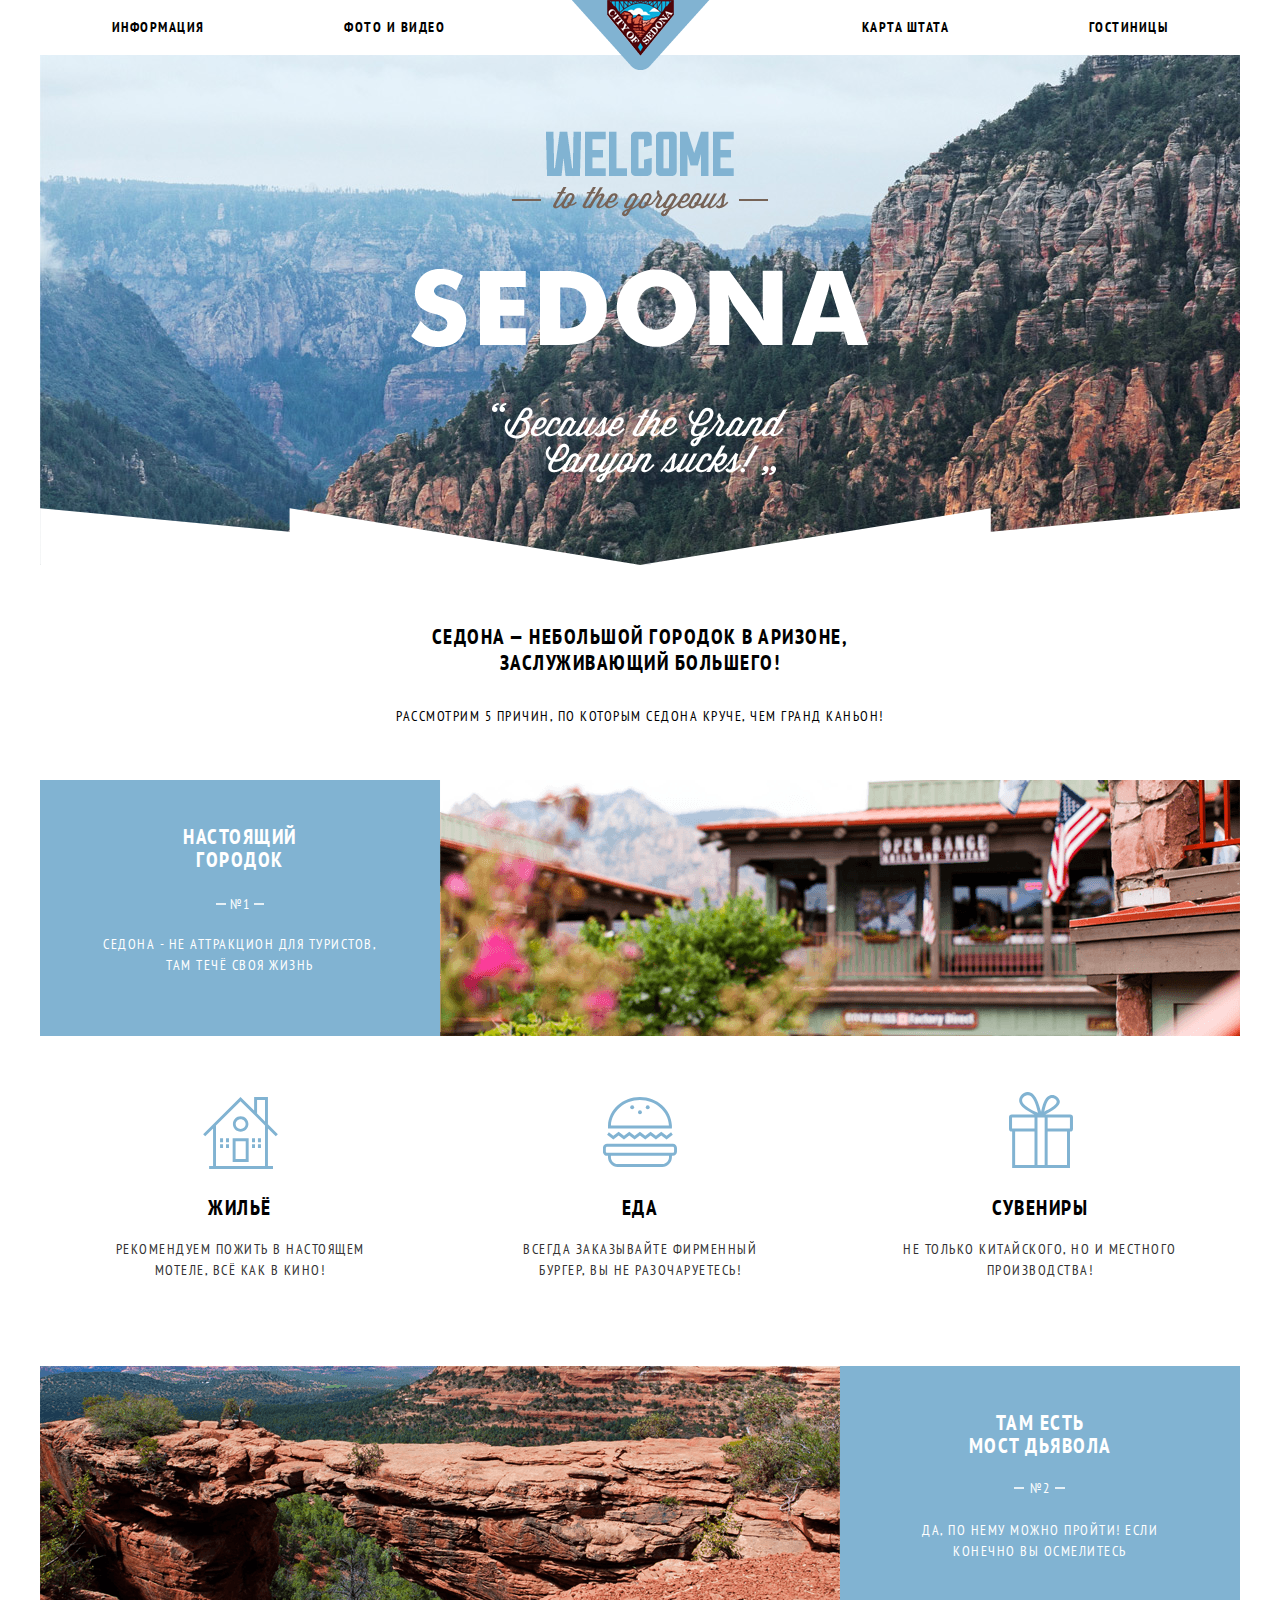
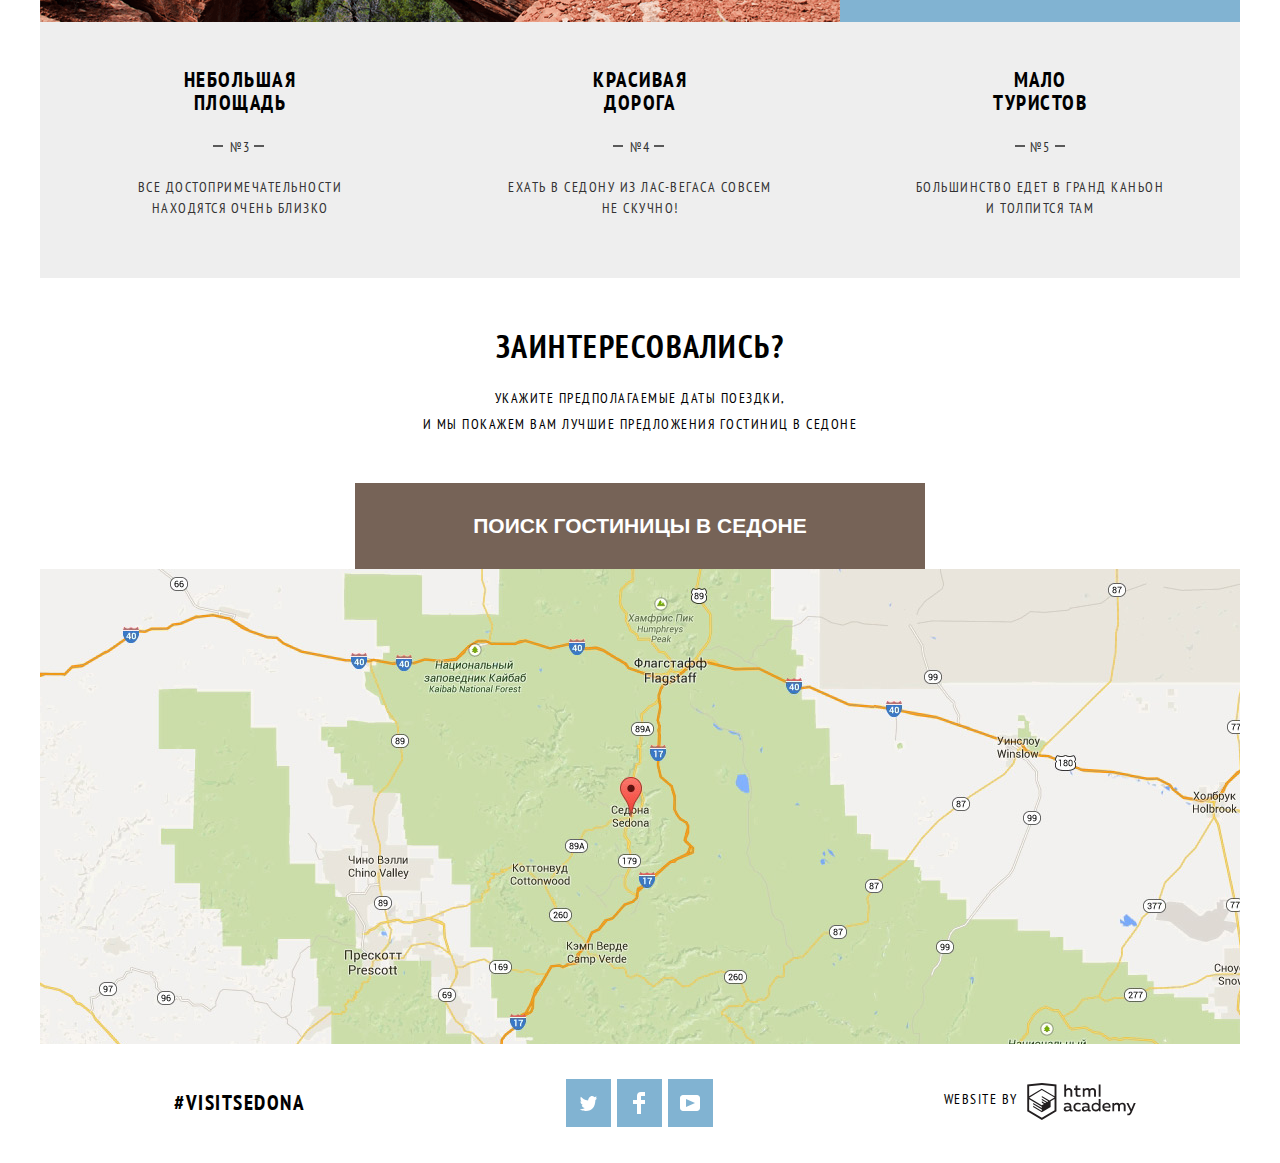
<file: index.html>
<!DOCTYPE html>
<html lang="ru">

<head>
    <meta charset="UTF-8">
    <title>Седона</title>
    <link href="https://fonts.googleapis.com/css?family=PT+Sans+Narrow:400,700&amp;subset=cyrillic" rel="stylesheet">
    <link rel="stylesheet" href="css/style.css">
</head>

<body>
    <div class="container">
        <header class="header">
            <nav class="menu-main">
                <ul class="menu-list">
                    <li class="menu-item"><a href="#">Информация</a></li>
                    <li class="menu-item"><a href="#">Фото и видео</a></li>
                    <li class="menu-item">
                        <a>
                            <img src="img/logo-main.png" width="138" height="70" alt="Логотип сайта Седона">
                        </a>
                    </li>
                    <li class="menu-item"><a href="#">Карта штата</a></li>
                    <li class="menu-item"><a href="catalog.html">Гостиницы</a></li>
                </ul>
            </nav>
        </header>

        <div class="promo">
            <div class="promo-top">
                <img src="img/promo-top.png" width="256" height="86" alt="Текст на английском языке - Добро пожаловать в безумно прекрасное место">
            </div>
            <div class="promo-middle">
                <img src="img/promo-middle.png" width="458" height="78" alt="Текст на английском языке - Седона">
            </div>
            <div class="promo-bottom">
                <img src="img/promo-bottom.png" width="296" height="80" alt="Текст на английском языке - Потому что Гранд Каньон отстой">
            </div>
            <div class="promo-border-decoration">
                <img src="img/promo-last-bottom.png" width="1200" height="57" alt="">
            </div>
        </div>

        <article class="main">
            <h1 class="main-title">Седона &#8212; небольшой городок в Аризоне, заслуживающий большего!</h1>
            <p class="main-title-description">Рассмотрим 5 причин, по которым Седона круче, чем Гранд Каньон!</p>

            <div class="reasons-block">
                <!-- 1 -->
                <section class="reasons-row">
                    <div class="reasons-blue">
                        <h2 class="reasons-title">Настоящий городок</h2>
                        <p class="reasons-number">№1</p>
                        <p class="reasons-description">Седона - не аттракцион для туристов, там течё своя жизнь</p>
                    </div>
                    <div class="reasons-picture">
                        <img src="img/flag.png" width="800" height="401" alt="Изображение дома с американским флагом">
                    </div>
                </section>

                <!-- 2 -->
                <section class="reasons-row reasons-three">
                    <ul class="reasons-three-list">
                        <li class="reasons-three-item">
                            <h2 class="reasons-title">Жильё</h2>
                            <p class="reasons-description">Рекомендуем пожить в настоящем мотеле, всё как в кино!</p>
                        </li>
                        <li class="reasons-three-item">
                            <h2 class="reasons-title">Еда</h2>
                            <p class="reasons-description">Всегда заказывайте фирменный бургер, вы не разочаруетесь!</p>
                        </li>
                        <li class="reasons-three-item">
                            <h2 class="reasons-title">Сувениры</h2>
                            <p class="reasons-description">Не только китайского, но и местного производства!</p>
                        </li>
                    </ul>
                </section>

                <!-- 3 -->
                <section class="reasons-row-inverse">
                    <div class="reasons-picture">
                        <img src="img/canyon.png" width="800" height="400" alt="Изображение моста дьявола">
                    </div>
                    <div class="reasons-blue">
                        <h2 class="reasons-title">Там есть мост дьявола</h2>
                        <p class="reasons-number">№2</p>
                        <p class="reasons-description">Да, по нему можно пройти! Если конечно вы осмелитесь</p>
                    </div>
                </section>

                <!-- 4 -->
                <section class="reasons-row reasons-three">
                    <ul class="reasons-three-list">
                        <li class="reasons-three-item">
                            <h2 class="reasons-title">Небольшая площадь</h2>
                            <p class="reasons-number">№3</p>
                            <p class="reasons-description">Все достопримечательности находятся очень близко</p>
                        </li>
                        <li class="reasons-three-item">
                            <h2 class="reasons-title">Красивая дорога</h2>
                            <p class="reasons-number">№4</p>
                            <p class="reasons-description">Ехать в Седону из Лас-Вегаса совсем не скучно!</p>
                        </li>
                        <li class="reasons-three-item">
                            <h2 class="reasons-title">Мало туристов</h2>
                            <p class="reasons-number">№5</p>
                            <p class="reasons-description">Большинство едет в Гранд Каньон и толпится там</p>
                        </li>
                    </ul>
                </section>
            </div>

        <section class="search">
            <h2 class="search-title">Заинтересовались?</h2>
            <p class="search-description">Укажите предполагаемые даты поездки, <span>и мы покажем вам лучшие предложения гостиниц в Седоне</span></p>
            <button class="button-search modal-close" type="button">Поиск гостиницы в Седоне</button>
        </section>

        <section class="map">
            <h2 class="visually-hidden">Место расположения Седоны на карте</h2>
            <p class="map-image">
                <img src="img/map.jpg" width="1200" height="593" alt="Карта с месторасположением Седоны">
            </p>
            <!-- here's will de iframe-->
            <div class="contact modal-search">
                <h3 class="visually-hidden">Форма поиска гостиницы в Седоне</h3>
                <form action="https://echo.htmlacademy.ru" method="get" class="contact-form">
                    <div class="contact-item">
                        <label for="date-on">Дата заезда:</label>
                        <input type="text" id="date-on" name="date-on" placeholder="24 апреля 2017">
                        <span class="calendar"></span>
                    </div>
                    <div class="contact-item">
                        <label for="date-off">Дата выезда:</label>
                        <input type="text" id="date-off" name="date-off" placeholder="4 июля 2017">
                    </div>
                    <div class="contact-item">
                        <p class="contact-item-col">
                            <label for="adults">Взрослые:</label>
                            <span class="btn-wrap">
                                <button type="button" class="button-minus"><span class="visually-hidden">Минус</span></button>
                                <input type="text" id="adults" name="adults" placeholder="2">
                                <button type="button" class="button-plus"><span class="visually-hidden">Плюс</span></button>
                            </span>
                        </p>
                        <p class="contact-item-col">
                            <label for="children">Дети:</label>
                            <span class="btn-wrap">
                                <button type="button" class="button-minus"><span class="visually-hidden">Минус</span></button>
                                <input type="text" id="children" name="adults" placeholder="0">
                                <button type="button" class="button-plus"><span class="visually-hidden">Плюс</span></button>
                            </span>
                        </p>
                    </div>
                    <button class="btn-contact" type="submit">Найти</button>
                </form>
            </div>
        </section>
        </article>

        <footer class="footer">
            <div class="footer-hashtag">
                <h3 class="visually-hidden">Хэштэг Седоны</h3>
                <a href="#">#visitsedona</a>
            </div>
            <div class="footer-social">
                <h3 class="visually-hidden">Седона в социальных сетях</h3>
                <ul class="social-list">
                    <li class="social-item"><a href="#"><span class="visually-hidden">Твиттер</span>
                        <svg xmlns="http://www.w3.org/2000/svg" xmlns:xlink="http://www.w3.org/1999/xlink" width="17" height="15" viewBox="0 0 17 15"><path fill="#FFF" d="M10.95.144c1.685-.496 2.984.27 3.577 1.179.673-.231 1.331-.481 2.011-.708a2.345 2.345 0 0 1-.857 1.768c.685.17 1.304-.491 1.304-.491-.169 1-1.006 1.788-1.563 2.024-.231 6.75-3.175 11.217-10.077 11.082h-.446c-.41 0-4.164-.46-4.898-1.887 2.271.196 3.893-.422 4.693-1.177-.96-.3-2.679-.477-2.979-2.95.349.106.564.228 1.19.119C1.705 8.247.374 7.53.448 5.33c.285.328 1.067.536 1.34.472C1.085 5.561-.182 2.442.894.85c1.818 1.854 3.735 3.606 7.152 3.773C8.254 2.33 9.183.793 10.95.144z"/></svg>
                    </a></li>
                    <li class="social-item"><a href="#"><span class="visually-hidden">Фейсбук</span>
                        <svg xmlns="http://www.w3.org/2000/svg" width="12" height="22" viewBox="0 0 12 22"><path fill="#FFF" d="M12 4V0H8a4 4 0 0 0-4 4v4H0v4h4v10h4V12h4V8H8V4h4z"/></svg>
                    </a></li>
                    <li class="social-item"><a href="#"><span class="visually-hidden">Ютуб</span>
                        <svg xmlns="http://www.w3.org/2000/svg" xmlns:xlink="http://www.w3.org/1999/xlink" width="20" height="16" viewBox="0 0 20 16"><path fill="#FFF" d="M17 0H3C1.35 0 0 1.35 0 3v10c0 1.65 1.35 3 3 3h14c1.65 0 3-1.35 3-3V3c0-1.65-1.35-3-3-3zM6.027 11.998V4.002L15.014 8l-8.987 3.998z"/></svg>
                    </a></li>
                </ul>
            </div>
            <div class="footer-logo">
                <h3 class="visually-hidden">Переход на сайт HTML-Academy</h3>
                <p>Website by</p>
                <a href="#">
                    <img src="img/logo-htmlacademy.svg" width="109" height="37" alt="Логотип компании HTML-Academy">
                </a>
            </div>
        </footer>

    </div>
    
    <script src="js/script.js"></script>
</body>

</html>
</file>
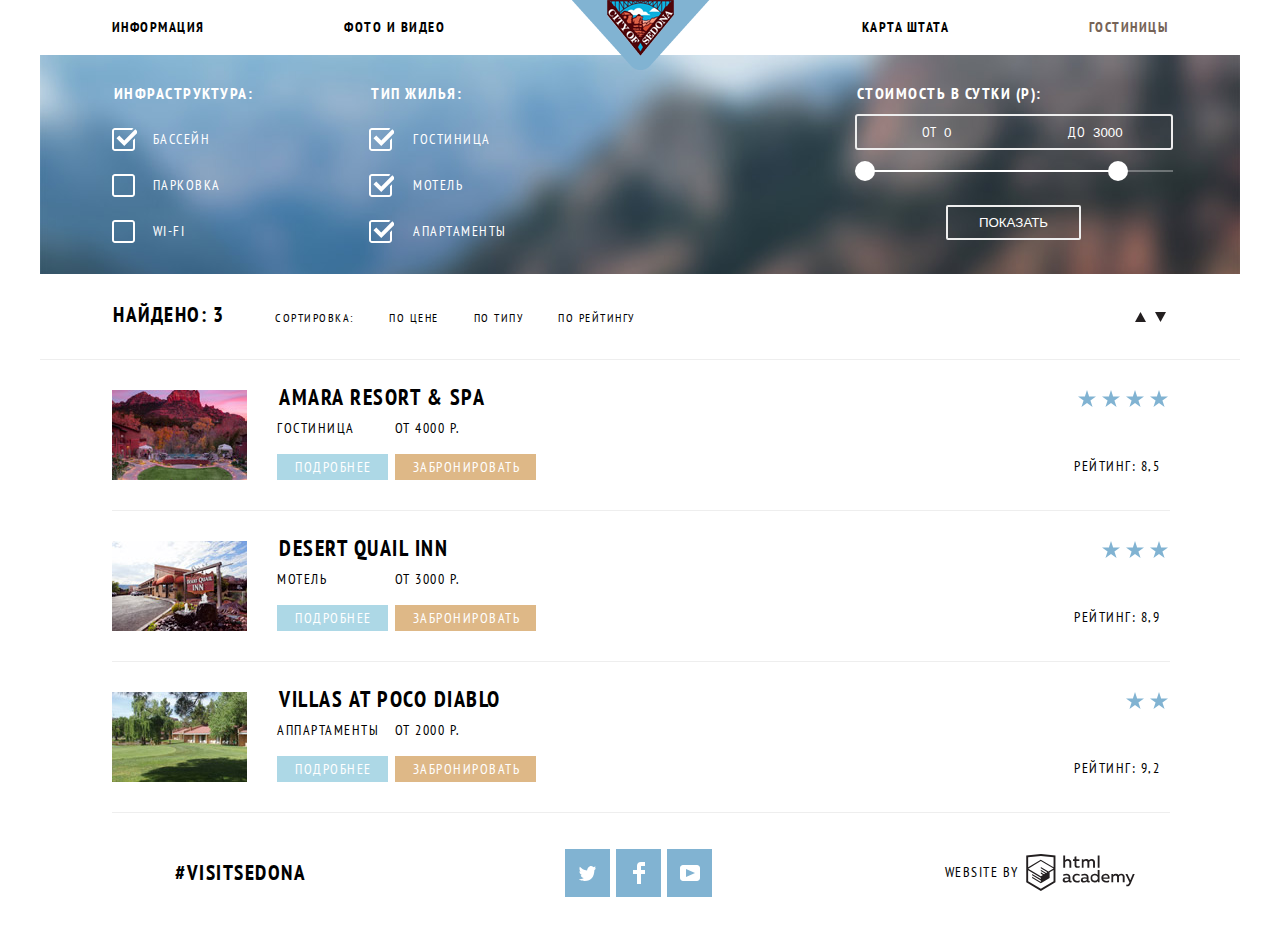
<file: catalog.html>
<!DOCTYPE html>
<html lang="ru">
<head>
    <meta charset="UTF-8">
    <title>Седона: Каталог</title>
    <link href="https://fonts.googleapis.com/css?family=PT+Sans+Narrow:400,700&amp;subset=cyrillic" rel="stylesheet">
    <link rel="stylesheet" href="css/style.css">
</head>
<body>
    <div class="container">
        <h1 class="visually-hidden">Каталог гостиниц в наличии</h1>
        <header class="header">
            <nav class="menu-main">
                <ul class="menu-list">
                    <li class="menu-item"><a href="#">Информация</a></li>
                    <li class="menu-item"><a href="#">Фото и видео</a></li>
                    <li class="menu-item">
                        <a href="index.html">
                            <img src="img/logo-main.png" width="138" height="70" alt="Логотип сайта Седона">
                        </a>
                    </li>
                    <li class="menu-item"><a href="#">Карта штата</a></li>
                    <li class="menu-item menu-item-current"><a href="#">Гостиницы</a></li>
                </ul>
            </nav>
        </header>
        
        <section class="filters">
            <h2 class="visually-hidden">Фильтр гостиниц</h2>
            <form action="https://echo.htmlacademy.ru" method="get">
                <fieldset class="filter-group filter-infrastructure">
                    <legend>Инфраструктура:</legend>
                    <ul>
                        <li class="filter-option">
                            <input class="filter-input filter-checkbox visually-hidden" type="checkbox" id="swimming-pool" checked>
                            <label for="swimming-pool">Бассейн</label>
                        </li>
                        <li class="filter-option">
                            <input class="filter-input filter-checkbox visually-hidden" type="checkbox" id="parking">
                            <label for="parking">Парковка</label>
                        </li>
                        <li class="filter-option">
                            <input class="filter-input filter-checkbox visually-hidden" type="checkbox" id="wi-fi">
                            <label for="wi-fi">Wi-Fi</label>
                        </li>
                    </ul>
                </fieldset>
                <fieldset class="filter-group filter-housing">
                    <legend>Тип жилья:</legend>
                    <ul>
                        <li class="filter-option">
                            <input class="filter-input filter-checkbox visually-hidden" type="checkbox" id="hotel" checked>
                            <label for="hotel">Гостиница</label>
                        </li>
                        <li class="filter-option">
                            <input class="filter-input filter-checkbox visually-hidden" type="checkbox" id="motel" checked>
                            <label for="motel">Мотель</label>
                        </li>
                        <li class="filter-option">
                            <input class="filter-input filter-checkbox visually-hidden" type="checkbox" id="appartments" checked>
                            <label for="appartments">Апартаменты</label>
                        </li>
                    </ul>
                </fieldset>
                <fieldset class="filter-group">
                    <legend>Стоимость в сутки (Р):</legend>
                    <div class="f-wrap">
                        <div class="filter-range">
                            <div class="price-controls">
                                <label class="min-price">от <input type="text" name="min-price" value="0"></label>
                                <label class="max=price">до <input type="text" name="max-price" value="3000"></label>
                            </div>
                            <div class="range-controls">
                                <div class="scale">
                                    <div class="bar"></div>
                                </div>
                                <div class="toggle toggle-min"></div>
                                <div class="toggle toggle-max"></div>
                            </div>
                        </div>
                        <button type="submit">Показать</button>
                    </div>
                </fieldset>
                
            </form>
        </section>
        
        <section class="search-results">
            <h2 class="results-title">Найдено: 3</h2>
            <p class="sorting-list-title">Сортировка:</p>
            <ul class="sorting-list">
                <li class="sorting-item sorting-item-current"><a href="#">По цене</a></li>
                <li class="sorting-item"><a href="#">По типу</a></li>
                <li class="sorting-item"><a href="#">По рейтингу</a></li>
                <li class="sorting-item"><a href="#">
                    <svg xmlns="http://www.w3.org/2000/svg" width="11" height="10" viewBox="0 0 11 10"><path fill="#231F20" d="M5.5 0L0 10h11z"/></svg>
                </a></li>
                <li class="sorting-item sorting-item-current"><a href="#">
                    <svg xmlns="http://www.w3.org/2000/svg" width="11" height="10" viewBox="0 0 11 10"><path fill="#231F20" d="M5.5 10L0 0h11"/></svg>
                </a></li>
            </ul>
        </section>

        <section class="hotels-catalog">
            <!-- hotel 1 -->
            <article class="catalog-item">
                <div class="hotel-image">
                    <img src="img/hotel-1.jpg" width="135" height="90" alt="Изображение гостиницы Amara Resort & Spa">
                </div>
                <div class="hotel-description">
                    <h3 class="hotel-title">Amara Resort &amp; Spa</h3>
                    <div class="hotel-link">
                        <div class="link-info">
                            <span class="hotel-type">Гостиница</span>
                            <a href="#">Подробнее</a>
                        </div>
                        <div class="link-reserve">
                            <span>От 4000 р.</span>
                            <a href="#">Забронировать</a>
                        </div>
                    </div>
                </div>
                <div class="hotel-rating">
                    <ul class="star-list">
                        <li class="star-item"><a href="#"><span class="visually-hidden">Звезда</span></a></li>
                        <li class="star-item"><a href="#"><span class="visually-hidden">Звезда</span></a></li>
                        <li class="star-item"><a href="#"><span class="visually-hidden">Звезда</span></a></li>
                        <li class="star-item"><a href="#"><span class="visually-hidden">Звезда</span></a></li>
                    </ul>
                    <p class="rating-status">
                        Рейтинг: 8,5
                    </p>
                </div>
            </article>
            
            <!-- hotel 2 -->
            <article class="catalog-item">
                <div class="hotel-image">
                    <img src="img/hotel-2.jpg" width="135" height="90" alt="Изображение мотеля Desert Quail Inn">
                </div>
                <div class="hotel-description">
                    <h3 class="hotel-title">Desert Quail Inn</h3>
                    <div class="hotel-link">
                        <div class="link-info">
                            <span class="hotel-type">Мотель</span>
                            <a href="#">Подробнее</a>
                        </div>
                        <div class="link-reserve">
                            <span>От 3000 р.</span>
                            <a href="#">Забронировать</a>
                        </div>
                    </div>
                </div>
                <div class="hotel-rating">
                    <ul class="star-list">
                        <li class="star-item"><a href="#"><span class="visually-hidden">Звезда</span></a></li>
                        <li class="star-item"><a href="#"><span class="visually-hidden">Звезда</span></a></li>
                        <li class="star-item"><a href="#"><span class="visually-hidden">Звезда</span></a></li>
                    </ul>
                    <p class="rating-status">
                        Рейтинг: 8,9
                    </p>
                </div>
            </article>
            
            <!-- hotel 3 -->
            <article class="catalog-item">
                <div class="hotel-image">
                    <img src="img/hotel-3.jpg" width="135" height="90" alt="Изображение аппартаментов Villas At Poco Diablo">
                </div>
                <div class="hotel-description">
                    <h3 class="hotel-title">Villas At Poco Diablo</h3>
                    <div class="hotel-link">
                        <div class="link-info">
                            <span class="hotel-type">Аппартаменты</span>
                            <a href="#">Подробнее</a>
                        </div>
                        <div class="link-reserve">
                            <span>От 2000 р.</span>
                            <a href="#">Забронировать</a>
                        </div>
                    </div>
                </div>
                <div class="hotel-rating">
                    <ul class="star-list">
                        <li class="star-item"><a href="#"><span class="visually-hidden">Звезда</span></a></li>
                        <li class="star-item"><a href="#"><span class="visually-hidden">Звезда</span></a></li>
                    </ul>
                    <p class="rating-status">
                        Рейтинг: 9,2
                    </p>
                </div>
            </article>
        </section>
        
        <footer class="footer footer-inner">
            <div class="footer-hashtag">
                <h3 class="visually-hidden">Хэштэг Седоны</h3>
                <a href="#">#visitsedona</a>
            </div>
            <div class="footer-social">
                <h3 class="visually-hidden">Седона в социальных сетях</h3>
                <ul class="social-list">
                    <li class="social-item"><a href="#"><span class="visually-hidden">Твиттер</span>
                        <svg xmlns="http://www.w3.org/2000/svg" xmlns:xlink="http://www.w3.org/1999/xlink" width="17" height="15" viewBox="0 0 17 15"><path fill="#FFF" d="M10.95.144c1.685-.496 2.984.27 3.577 1.179.673-.231 1.331-.481 2.011-.708a2.345 2.345 0 0 1-.857 1.768c.685.17 1.304-.491 1.304-.491-.169 1-1.006 1.788-1.563 2.024-.231 6.75-3.175 11.217-10.077 11.082h-.446c-.41 0-4.164-.46-4.898-1.887 2.271.196 3.893-.422 4.693-1.177-.96-.3-2.679-.477-2.979-2.95.349.106.564.228 1.19.119C1.705 8.247.374 7.53.448 5.33c.285.328 1.067.536 1.34.472C1.085 5.561-.182 2.442.894.85c1.818 1.854 3.735 3.606 7.152 3.773C8.254 2.33 9.183.793 10.95.144z"/></svg>
                    </a></li>
                    <li class="social-item"><a href="#"><span class="visually-hidden">Фейсбук</span>
                        <svg xmlns="http://www.w3.org/2000/svg" width="12" height="22" viewBox="0 0 12 22"><path fill="#FFF" d="M12 4V0H8a4 4 0 0 0-4 4v4H0v4h4v10h4V12h4V8H8V4h4z"/></svg>
                    </a></li>
                    <li class="social-item"><a href="#"><span class="visually-hidden">Ютуб</span>
                        <svg xmlns="http://www.w3.org/2000/svg" xmlns:xlink="http://www.w3.org/1999/xlink" width="20" height="16" viewBox="0 0 20 16"><path fill="#FFF" d="M17 0H3C1.35 0 0 1.35 0 3v10c0 1.65 1.35 3 3 3h14c1.65 0 3-1.35 3-3V3c0-1.65-1.35-3-3-3zM6.027 11.998V4.002L15.014 8l-8.987 3.998z"/></svg>
                    </a></li>
                </ul>
            </div>
            <div class="footer-logo">
                <h3 class="visually-hidden">Переход на сайт HTML-Academy</h3>
                <p>Website by</p>
                <a href="#">
                    <img src="img/logo-htmlacademy.svg" width="109" height="37" alt="Логотип компании HTML-Academy">
                </a>
            </div>
        </footer>

    </div>
</body>
</html>
</file>
<file: css/style.css>
html {
    box-sizing: border-box;
}

*,
*::before,
*::after {
    box-sizing: border-box;
}

body {
    margin: 0;
    padding: 0;

    font-family: "PT Sans Narrow", Arial, sans-serif;
    font-size: 14px;
    line-height: 26px;
    letter-spacing: 1.5px;
    color: #000000;
    background-color: #ffffff;
    text-transform: uppercase;
}

a {
    text-decoration: none;
    color: #000000;
}

ul {
    list-style: none;
    margin: 0;
    padding: 0;
}

h1, h2, h3, h4, h5, h6 {
    margin: 0;
}

.visually-hidden {
	position: absolute;
	clip: rect(0 0 0 0);
}

.container {
    display: block;
    width: 1200px;
    margin: 0 auto;
}

/*header start*/
.header {
    height: 55px;
    padding-top: 14px;

    font-weight: 700;
}

.header .menu-list {
	display: flex;
    justify-content: space-around;

    padding: 0px 2px;
}

.menu-list li:nth-child(3) {
    position: relative;
    top: -14px;
    left: -12px;
    z-index: 10;
}

.menu-list a:hover,
.menu-list a:focus {
    color: #81b3d2;
}

.menu-list a:active {
    color: #b2b2b2;
}

.menu-item-current a {
    color: #766357;
}

/*header end*/

/*promo start*/
.promo {
    position: relative;

    min-height: 510px;
    margin-bottom: 59px;
    padding-top: 76px;

    text-align: center;

    background-image: url("../img/promo-bg.jpg");
    background-repeat: no-repeat;
    background-position-y: -55px;
}

.promo-top {
    margin-bottom: 44px;
}

.promo-middle {
    margin-bottom: 48px;
}

.promo-border-decoration {
    position: absolute;
    bottom: 0;
}

.promo-border-decoration img {
    vertical-align: bottom;
    display: block;
    line-height: 0;
}
/*promo end*/

/*main end*/
.main h1 {
    margin: 0 auto;
    margin-bottom: 27px;
    width: 500px;
    font-size: 21px;

    text-align: center;
}

.main-title-description {
    margin-bottom: 51px;
    text-align: center;
}

/*main end*/

/*reasons-row start*/
/*
reason-row-block {
    display: flex;
    flex-wrap: wrap;
}
*/
.reasons-block {
    margin-bottom: 55px;
}

.reasons-row {
    display: flex;
}

.reasons-three-list {
    display: flex;
}

.reasons-row-inverse {
    display: flex;
}

.reasons-row-inverse .reasons-blue {
    padding: 45px 50px;
}

.reasons-row-inverse .reasons-title {
    width: 143px;
    margin-bottom: 18px;
}

.reasons-row-inverse .reasons-number {
    margin-bottom: 19px;
}

.reasons-row-inverse .reasons-number::before {
    left: 124px;
}

.reasons-row-inverse .reasons-number::after {
    left: 165px;
}

.reasons-blue {
    width: 400px;
    height: 256px;

    padding: 45px 60px;

    color: #ffffff;
    background-color: #81b3d2;
    text-align: center;
}

.reasons-title {
    width: 125px;
    margin: 0 auto;
    margin-bottom: 20px;

    line-height: 23px;
}

.reasons-number {
    position: relative;

    margin-bottom: 17px;
}

.reasons-number::before,
.reasons-number::after {
    content: "";

    position: absolute;

    width: 10px;
    height: 2px;

    background-color: rgba(255, 255, 255, 0.8);
}

.reasons-number::before {
    top: 12px;
    left: 116px;
}

.reasons-number::after {
    top: 12px;
    left: 154px;
}

.reasons-description {
	line-height: 21px;
}

.reasons-picture {
    width: 800px;
    height: 256px;
    overflow: hidden;
}

.reasons-picture img {
    margin-top: -76px;
}

.reasons-three-item {
    width: 400px;
    padding: 160px 58px 71px 58px;

    text-align: center;
    background-repeat: no-repeat;
    background-position: 163px 61px;
}

.reasons-three-item:last-of-type {
    background-position: 169px 56px;
}

.reasons-three-item:first-of-type {
    background-image: url("../img/icon-home.svg");
}

.reasons-three-item:nth-of-type(2) {
    background-image: url("../img/icon-burger.svg");
}

.reasons-three-item:last-of-type {
    background-image: url("../img/icon-souvenir.svg");
}

.reasons-three:last-of-type li {
    width: 400px;
    padding: 46px 65px 45px 65px;

    text-align: center;
    background-image: none;
    background-color: #eeeeee;
}

.reasons-three:last-of-type .reasons-three-item:last-of-type {
    padding: 46px 75px 45px 75px;
}

.reasons-three .reasons-number {
    color: #333333;
}

.reasons-three .reasons-number::before,
.reasons-three .reasons-number::after {
    background-color: #333333;
    opacity: 0.8;
}

.reasons-three-item .reasons-number::before {
    top: 11px;
    left: 108px;
}

.reasons-three-item .reasons-number::after {
    top: 11px;
    left: 149px;
}

.reasons-three-item:last-of-type .reasons-number::before {
    top: 11px;
    left: 100px;
}

.reasons-three-item:last-of-type .reasons-number::after {
    top: 11px;
    left: 140px;
}

.reasons-three .reasons-description {
    color: #333333;
}
/*reasons-row end*/

/*search start*/
.search {
	text-align: center;
}

.search h2 {
	margin: 0;
    margin-bottom: 26px;

    font-size: 32px;
}

.search-description {
    margin: 0;
    margin-bottom: 46px;
}

.search-description span {
    display: block;
}

.search .button-search {
    width: 570px;
    padding: 30px 110px;

    font-size: 21px;
    line-height: 26px;
    font-weight: 700;

    color: #ffffff;
    background-color: #766357;
    text-transform: uppercase;
    border: none;
}

.search .button-search:hover,
.search .button-search:focus {
    background-color: #604e43;
    cursor: pointer;
}

.search .button-search:active {
    color: rgba(255, 255, 255, 0.3);
    background-color: #503e33;
}
/*search end*/

/*map start*/
.map {
    position: relative;
}

.map-image {
    margin: 0;
    height: 475px;
    overflow: hidden;
}

.map-image img {
    width: 100%;
}

/*modal-search start*/
@-webkit-keyframes bounce {
	0% {
		-webkit-transform: translateY(-2000px);
		        transform: translateY(-2000px);
	}

	70% {
		-webkit-transform: translateY(30px);
		        transform: translateY(30px);
	}

	90% {
		-webkit-transform: translateY(-10px);
		        transform: translateY(-10px);
	}

	100% {
		-webkit-transform: translateY(0);
		        transform: translateY(0);
	}
}
@keyframes bounce {
	0% {
		-webkit-transform: translateY(-2000px);
		        transform: translateY(-2000px);
	}

	70% {
		-webkit-transform: translateY(30px);
		        transform: translateY(30px);
	}

	90% {
		-webkit-transform: translateY(-10px);
		        transform: translateY(-10px);
	}

	100% {
		-webkit-transform: translateY(0);
		        transform: translateY(0);
	}
}

@-webkit-keyframes shake {
	0%, 100% {
		-webkit-transform: translateX(0);
		        transform: translateX(0);
	}

	10%, 30%, 50%, 70%, 90% {
		-webkit-transform: translateX(-10px);
		        transform: translateX(-10px);
	}

	20%, 40%, 60%, 80% {
		-webkit-transform: translateX(10px);
		        transform: translateX(10px);
	}
}

@keyframes shake {
	0%, 100% {
		-webkit-transform: translateX(0);
		        transform: translateX(0);
	}

	10%, 30%, 50%, 70%, 90% {
		-webkit-transform: translateX(-10px);
		        transform: translateX(-10px);
	}

	20%, 40%, 60%, 80% {
		-webkit-transform: translateX(10px);
		        transform: translateX(10px);
	}
}

.modal-show {
	display: block;
}

.modal-error {
  -webkit-animation: shake 0.6s;
          animation: shake 0.6s;
}

.contact {
    display: none;
    position: absolute;
    z-index: 20;
    top: 0;
    left: 315px;

    width: 570px;
    padding: 56px 57px;

    background-color: #ffffff;
    text-align: justify;
}

.contact-item {
	margin-bottom: 34px;
}

.contact-item:last-of-type {
    margin-bottom: 58px;
}

.contact-form label,
.contact-form input {
    display: inline-block;
    font-size: 14px;
    line-height: 26px;
    font-weight: 700;
    color: #000000;
}

.contact-form label {
    width: 103px;
}

.contact-item input {
    padding: 2px 139px 3px 10px;
    background-image: url("../img/calendar.png");
    background-repeat: no-repeat;
    background-position: center right;
}

.contact-item:not(:last-of-type) input {
    padding: 1px 135px 4px 13px;
}

.contact-item:last-of-type {
    display: flex;
}

.contact-item-col {
    width: 50%;
    margin: 0;
}

.contact-item-col .btn-wrap {
    display: inline-block;
    width: 114px;
    text-align: center;

    background-color: #f2f2f2;
}

.contact-item-col:last-of-type .btn-wrap {
    padding-left: 8px;
}

.contact-item-col input {
    width: 55px;
    padding: 2px 6px 3px 28px;
}

.contact-item-col input,
.contact-item-col button {
	border: none;
    background-color: transparent;
    background-image: none;
}

.contact-item-col .button-minus:hover,
.contact-item-col .button-plus:hover {
    cursor: pointer;
}

.contact-item-col .button-minus {
    display: inline-block;
    width: 10px;
    height: 10px;
	background-image: url("../img/minus.png");
    background-repeat: no-repeat;
    background-position: center;
}

.contact-item-col .button-plus {
    display: inline-block;
    width: 10px;
    height: 10px;
	background-image: url("../img/plus.png");
    background-repeat: no-repeat;
    background-position: center;
}

.contact-item-col:last-of-type label {
    padding-left: 51px;
}

.btn-wrap button {
	margin-left: 5px;
}

.contact .btn-contact {
    width: 100%;
    padding: 15px 5px;

    font-size: 21px;
    line-height: 26px;
    font-weight: 700;
    text-transform: uppercase;

    color: #ffffff;
    background-color: #81b3d2;
    border: none;
}

.contact .btn-contact:hover {
    cursor: pointer;
}
/*modal-search end*/
/*map end*/

/*footer start*/
.footer {
    display: flex;
    justify-content: space-around;
    align-items: center;

    padding-top: 33px;
    padding-bottom: 35px;
}

.footer-hashtag {
    margin-left: 22px;

    font-size: 21px;
    line-height: 26px;
    font-weight: 700;
}

.footer-social {
    margin-left: 36px;
}

.footer-social .social-list {
	display: flex;
}

.footer-social a {
    display: block;
    width: 45px;
    height: 48px;
    margin: 0;
    margin-right: 6px;
    padding: 10px;

    text-align: center;
    vertical-align: middle;
    background-color: #81b3d2;
}

.footer-social a:hover,
.footer-social a:focus {
    background-color: #669ec0;
}

.footer-social a:active {
    color: rgba(255, 255, 255, 0.3);
    background-color: #5496bd;
}

.footer-social svg {
    vertical-align: middle;
}

.footer-logo {
    display: flex;
}

.footer-logo p {
    margin: 0;
    margin-right: 9px;
    padding-top: 9px;
    font-size: 14px;
    line-height: 26px;
    font-weight: 400;
}

.footer-logo a {
    margin-right: -8px;
    padding-top: 6px;
}

/*footer end*/

/*----------inner page styles----------*/
.filters {
    padding: 28px 1px 1px 59px;

    color: #ffffff;
    background-image: url("../img/filter-background.jpg");
    background-repeat: no-repeat;
}

.filters form {
    display: flex;
    justify-content: space-between;
}

.filters fieldset {
    border: none;
}

.filters fieldset:first-of-type {
    margin-right: 91px;
}

.filters fieldset:nth-of-type(2) {
    margin-right: 325px;
}

.filters fieldset:nth-of-type(2) label {
    padding-left: 44px;
}

.filters legend {
    margin-bottom: 17px;
    font-size: 16px;
    line-height: 21px;
    font-weight: 700;
}

.filters label {
    font-size: 14px;
    line-height: 21px;
    font-weight: 400;
}

.filters .filter-option {
    margin-bottom: 20px;
}

fieldset:last-of-type {
    margin-right: 71px;
}

fieldset:last-of-type legend {
    margin-bottom: 5px;
}

.filter-range {
    margin-bottom: 33px;
}

.filter-range input,
.filter-range label {
    color: #ffffff;
}

.price-controls {
    width: 318px;
    margin-bottom: 20px;
    padding: 3px 31px 3px 65px;
    border: 2px solid #eeeeee;
    border-radius: 3px;
}

.price-controls .min-price {
    margin-right: 79px;
}

.price-controls input {
    width: 70px;
    background-color: transparent;
    border-radius: 3px;
    border: none;
}

.price-controls input:last-of-type {
    width: 42px;
}

.f-wrap {
    display: flex;
    flex-direction: column;
}

.f-wrap button {
    color: #ffffff;
    background-color: transparent;
    text-transform: uppercase;
    align-self: center;
    border: 2px solid #eeeeee;
    border-radius: 2px;
    padding: 8px 31px;
}

.f-wrap button:hover {
    cursor: pointer;
}

.range-controls {
	position: relative;
}

.range-controls .scale {
    width: 100%;
    height: 2px;
    background-color: rgba(255, 255, 255, 0.3);
}

.range-controls .bar {
    width: 260px;
    margin-left: 5px;
    height: 2px;
    background-color: rgb(255, 255, 255);
}

.toggle {
    position: absolute;

    width: 20px;
    height: 20px;
    background-color: #ffffff;
    border-radius: 50%;
}

.toggle-min {
    top: -9px;
    left: 0;
}

.toggle-max {
    top: -9px;
    left: 253px;
}

.filter-group:first-of-type label {
    padding-left: 41px;
}

.filter-group:not(:last-of-type) label {
    position: relative;
}

.filter-group:not(:last-of-type) label::before {
    content: "";

    position: absolute;
    top: -2px;
    left: 0;

    width: 25px;
    height: 25px;
    background-image: url("../img/checkbox-off.svg");
    background-repeat: no-repeat;
}

.filter-group:not(:last-of-type) input:checked + label::before {
    content: "";

    position: absolute;
    top: -2px;
    left: 0;

    width: 25px;
    height: 25px;
    background-image: url("../img/checkbox-on.svg");
    background-repeat: no-repeat;
}

.search-results {
    margin-bottom: 30px;
	padding: 28px 65px 28px 73px;
    display: flex;
    justify-content: space-between;
    border-bottom: 1px solid #eeeeee;
}

.search-results p {
    margin: 0;
    padding-top: 3px;
    padding-left: 16px;
    font-size: 12px;
}

.sorting-list {
	display: flex;
    width: 74%;
    padding-top: 3px;
    font-size: 12px;
}

.sorting-list li:nth-child(1),
.sorting-list li:nth-child(2),
.sorting-list li:nth-child(3) {
    margin-right: 35px;
}

.sorting-list li:nth-child(4) {
    margin-left: auto;
}

.sorting-list li:nth-child(4),
.sorting-list li:nth-child(5) {
    margin-right: 9px;
}

.hotels-catalog {
    padding: 0px 70px 1px 72px;
}

.catalog-item {
	display: flex;
    border-bottom: 1px solid #eeeeee;
    padding-bottom: 22px;
    margin-bottom: 30px;
}

.hotel-description {
    padding-left: 30px;
}

.hotel-description h3 {
    font-size: 22px;
    margin-top: -6px;
    padding-left: 2px;
    margin-bottom: 5px;
}

.hotel-link {
	display: flex;
}

.link-info {
	margin-right: 7px;
}

.link-info span,
.link-reserve span {
    margin-bottom: 13px;
}

.link-info .hotel-type,
.link-info a,
.link-reserve span,
.link-reserve a {
	display: block;
}

.link-info a {
	background-color: lightblue;
    padding: 0px 16px 0px 18px;
    color: #ffffff;
}

.link-reserve a {
	background-color: burlywood;
    padding: 0px 16px 0px 18px;
    color: #ffffff;
}

.hotel-rating {
    width: 96px;
    margin-left: auto;
}

.star-list {
	display: flex;
    justify-content: flex-end;
    margin-bottom: 43px;
}

.hotel-rating p {
    margin: 0px;
}

.star-item a {
    display: block;
	width: 20px;
    height: 20px;
    margin-right: 4px;

    background-image: url("../img/star.svg");
    background-repeat: no-repeat;
}

.star-item:last-of-type a {
    margin-right: 0px;
}

.footer-inner {
    padding-top: 3px;
}

.footer-inner .footer-social {
    margin-left: 33px;
}

.footer-inner .footer-logo p {
    margin-right: 7px;
    padding-top: 12px;
}

.footer-inner .footer-logo a {
    padding-top: 7px;
}
</file>
